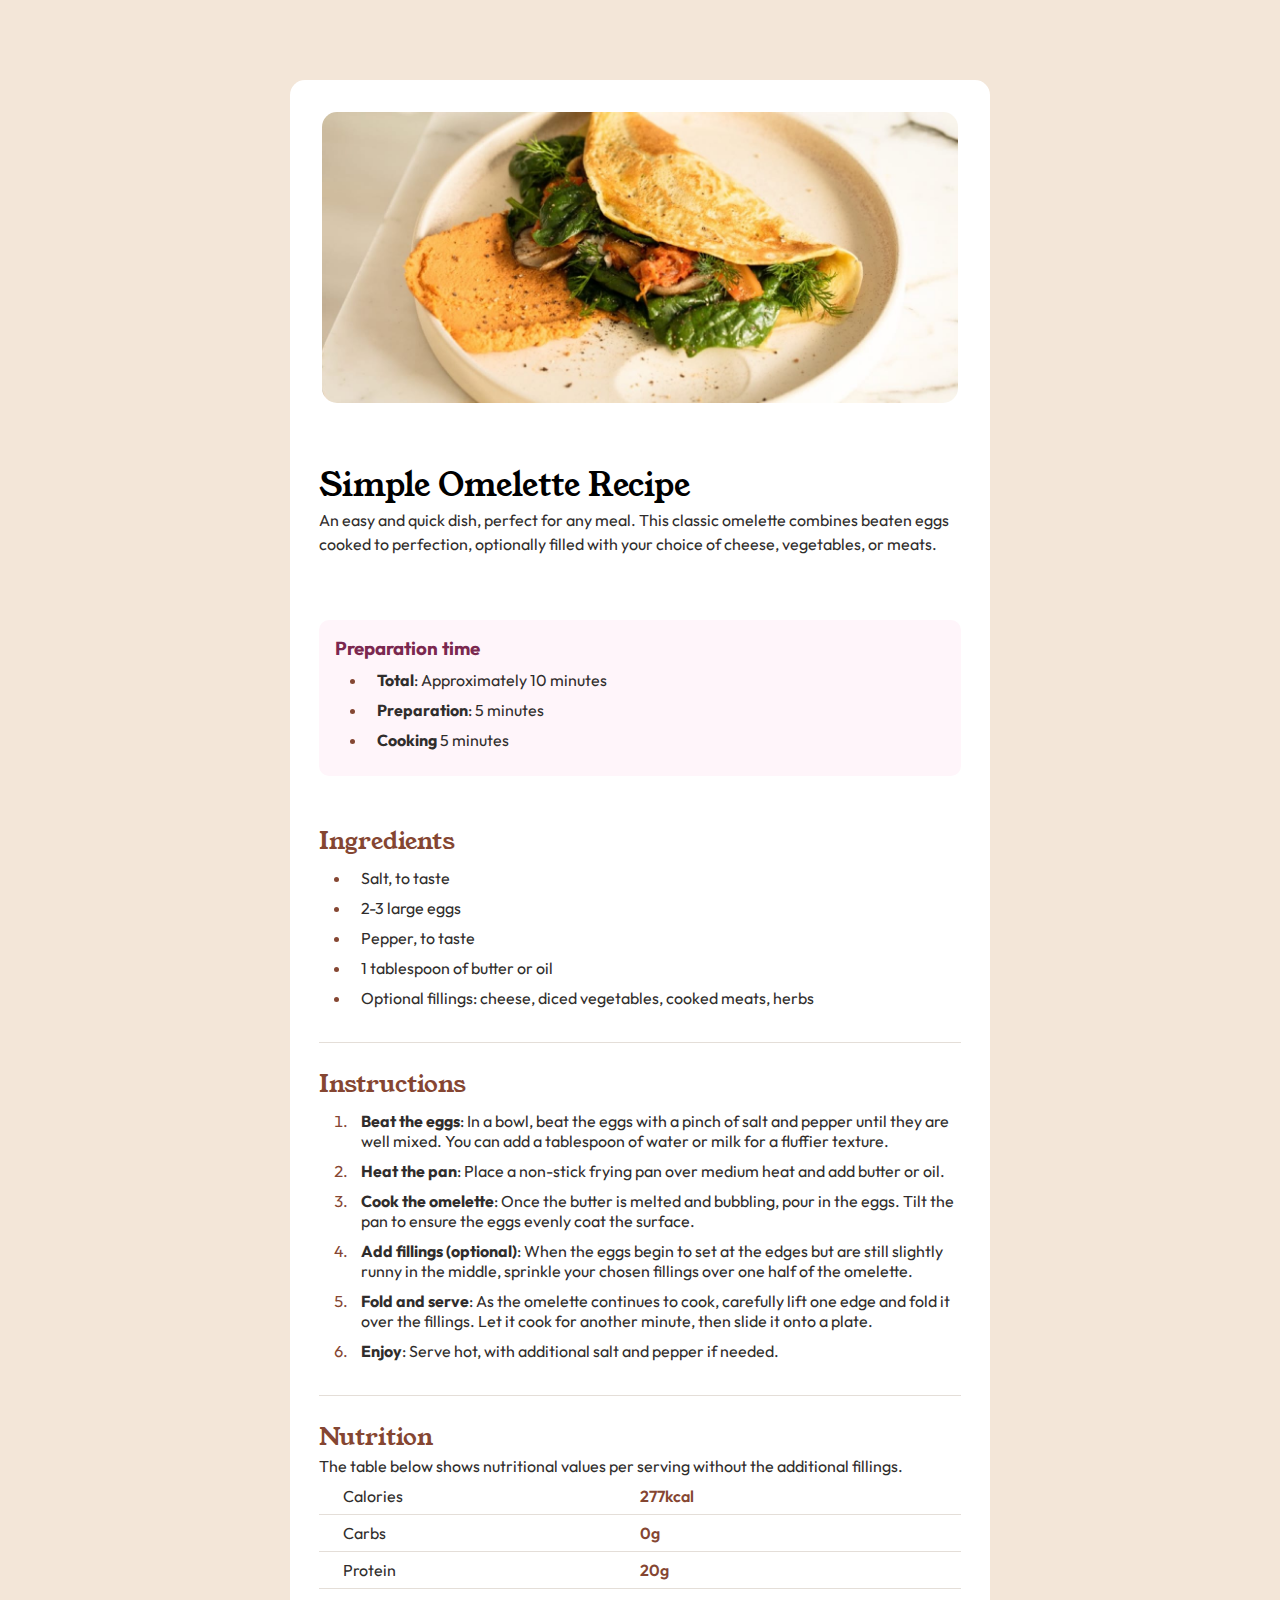
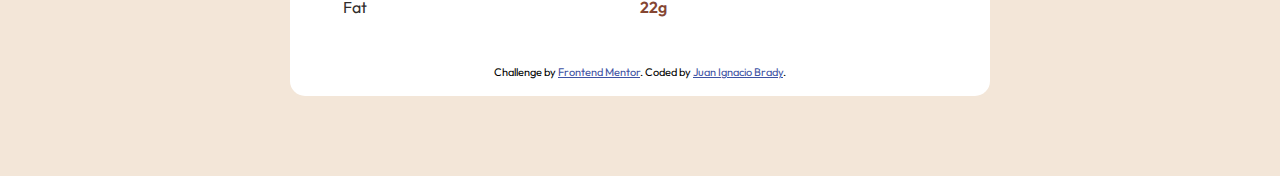
<file: index.html>
<!DOCTYPE html>
<html lang="es">
<head>
  <meta charset="UTF-8">
  <meta name="viewport" content="width=device-width, initial-scale=1.0"> <!-- displays site properly based on user's device -->
  <link rel="stylesheet" href="./style.css">
  <link rel="icon" type="image/png" sizes="32x32" href="./assets/images/favicon-32x32.png">
  <link rel="preconnect" href="https://fonts.googleapis.com">
<link rel="preconnect" href="https://fonts.gstatic.com" crossorigin>
<link href="https://fonts.googleapis.com/css2?family=Outfit:wght@100..900&family=Young+Serif&display=swap" rel="stylesheet">
  <title>Frontend Mentor | Recipe page</title>

  <!-- Feel free to remove these styles or customise in your own stylesheet 👍 -->
</head>
<body>
  <main class="container">
    <div class="img">
      <img src="./assets/images/image-omelette.jpeg" alt="">
    </div>
    <div>
      <h1>Simple Omelette Recipe</h1>

      <p>An easy and quick dish, perfect for any meal. This classic omelette combines beaten eggs cooked 
        to perfection, optionally filled with your choice of cheese, vegetables, or meats.</p>
    </div>
    <div>
      <section class="preparation">
        <h3>Preparation time</h3>
        <ul>
            <li><b>Total</b>: Approximately 10 minutes</li>
            <li><b>Preparation</b>: 5 minutes</li>
            <li><b>Cooking</b> 5 minutes</li>
        </ul>
      </section>
    </div>
    <div>
      <section class="ingredients">
        <h2>Ingredients</h2>
        <ul>
          <li>Salt, to taste</li>
          <li>2-3 large eggs</li>
          <li>Pepper, to taste</li>
          <li>1 tablespoon of butter or oil</li>
          <li>Optional fillings: cheese, diced vegetables, cooked meats, herbs</li>
        </ul>
      </section>
    </div>
    <div class="instructions">
      <section >
        <h2>Instructions</h2>
        <ol>
          <li><b>Beat the eggs</b>: In a bowl, beat the eggs with a pinch of salt and pepper until they are well mixed. 
          You can add a tablespoon of water or milk for a fluffier texture.</li>

          <li><b>Heat the pan</b>: Place a non-stick frying pan over medium heat and add butter or oil.</li>

          <li><b>Cook the omelette</b>: Once the butter is melted and bubbling, pour in the eggs. Tilt the pan to ensure 
          the eggs evenly coat the surface.</li>

          <li><b>Add fillings (optional)</b>: When the eggs begin to set at the edges but are still slightly runny in the 
          middle, sprinkle your chosen fillings over one half of the omelette.</li>

          <li><b>Fold and serve</b>: As the omelette continues to cook, carefully lift one edge and fold it over the 
          fillings. Let it cook for another minute, then slide it onto a plate.</li>
          
          <li><b>Enjoy</b>: Serve hot, with additional salt and pepper if needed.</li>
        </ol>
      </section>
    </div>
    <div>
      <section class="nutrition">
        <h2>Nutrition</h2>

        <p>The table below shows nutritional values per serving without the additional fillings.</p>
        <ul class="ul-nutritional">
          <li class="nutritional">Calories<span>277kcal</span></li>
          <li class="nutritional">Carbs<span>0g</span></li>
          <li class="nutritional">Protein<span>20g</span></li>
          <li class="nutritional">Fat<span>22g</span></li>
        </ul>  
      </section>
    </div>
      <div class="attribution">
      Challenge by <a href="https://www.frontendmentor.io?ref=challenge" target="_blank">Frontend Mentor</a>. 
      Coded by <a href="#">Juan Ignacio Brady</a>.
    </div>
  </main>
</body>
</html>
</file>
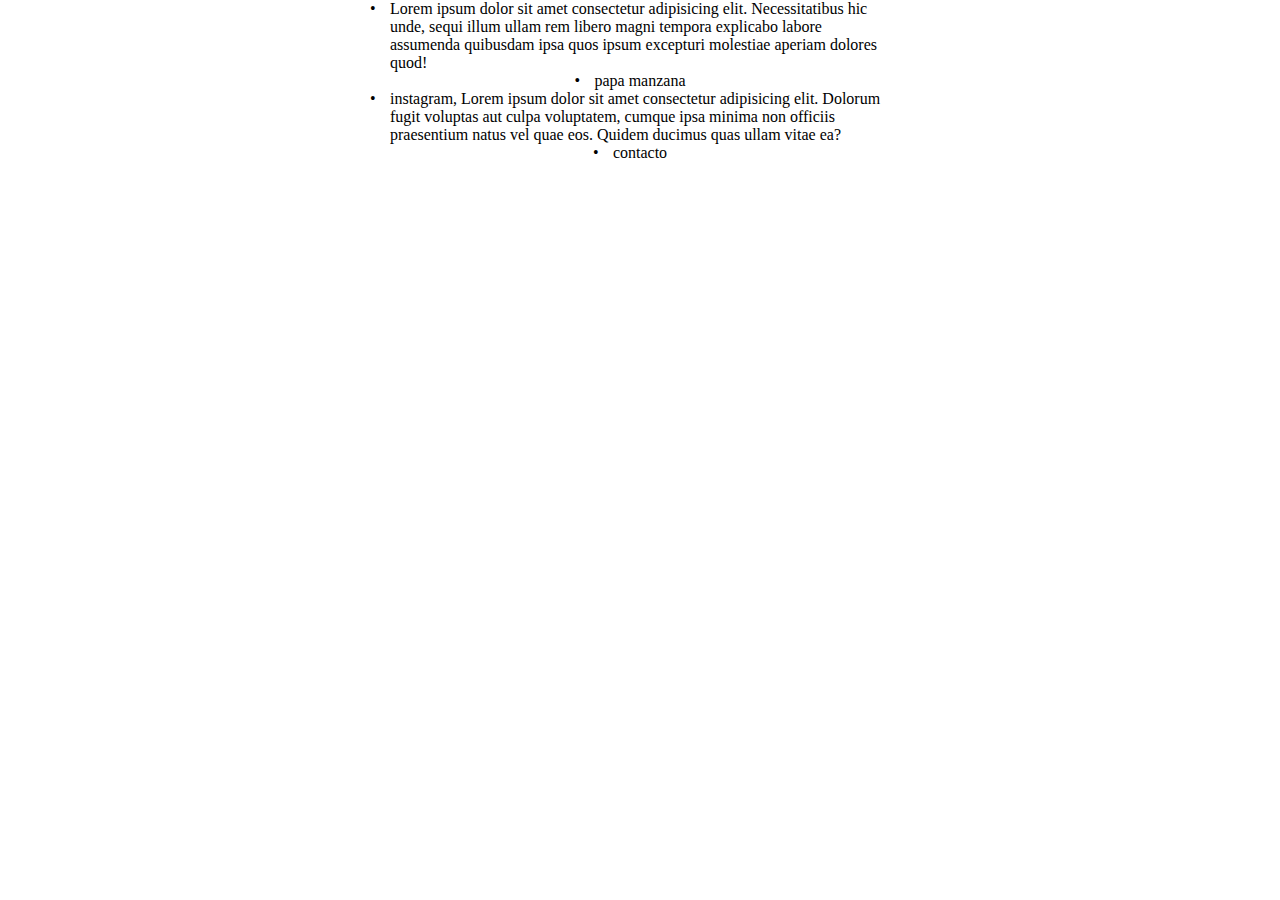
<file: pruebas/index.html>
<!DOCTYPE html>
<html lang="en">
<head>
    <meta charset="UTF-8">
    <meta name="viewport" content="width=device-width, initial-scale=1.0">
    <link rel="stylesheet" href="style.css">
    <title>Document</title>
</head>
<body>
    <div>
        <ul>
            <li>Lorem ipsum dolor sit amet consectetur adipisicing elit. Necessitatibus hic unde, sequi illum ullam rem libero magni tempora explicabo labore assumenda quibusdam ipsa quos ipsum excepturi molestiae aperiam dolores quod!</li>
            <li>papa manzana</li>
            <li>instagram, Lorem ipsum dolor sit amet consectetur adipisicing elit. Dolorum fugit voluptas aut culpa voluptatem, cumque ipsa minima non officiis praesentium natus vel quae eos. Quidem ducimus quas ullam vitae ea?</li>
            <li>contacto</li>
        </ul>
    </div>
</body>
</html>
</file>
<file: style.css>
.attribution { font-size: 11px; text-align: center; }
.attribution a { color: hsl(228, 45%, 44%); }

:root{
    --Nutmeg: hsl(14, 45%, 36%);
    --Raspberry: hsl(332, 51%, 32%);
    --White: hsl(0, 0%, 100%);
    --RoseWhite: hsl(330, 100%, 98%);
    --Eggshell: hsl(30, 54%, 90%);
    --LightGrey: hsl(30, 18%, 87%);
    --WengeBrown: hsl(30, 10%, 34%);
    --DarkCharcoal: hsl(24, 5%, 18%);
}

*{
    box-sizing: border-box;
    margin: 0;
    padding: 0;
}
/* font-family: "Young Serif", serif; */

/* font-family: "Outfit", sans-serif; */
body{
    font-family: "Outfit", sans-serif;
    font-weight: 400;
}
img{
    width: 100%;
}
p{
    color: var(--DarkCharcoal);
    font-size: 1em;
    font-weight: 400;
    line-height: 1.5rem;
}
.container div:not(:first-child){
    margin: 0 1.8em;
    padding: 1.5em 0;
}
h1,h2{
    font-family: "Young Serif", serif;
    font-weight: 400;
}
h2{
    color: var(--Nutmeg);
}
h3{
    color: var(--Raspberry);
}

.preparation{
    border-radius: 10px;
    margin-top: 1em;
    padding: 1em;
    background-color: var(--RoseWhite);
}  
li::marker{
    color: var(--Nutmeg);
}
li{
    margin:10px 0;
    padding-left: 10px;
    margin-left: 2em;
    color: var(--DarkCharcoal);
}
b{
    color: var(--DarkCharcoal);
}
hr{
    display: none;
}
.instructions{
    border-top: 1px solid var(--LightGrey);
    border-bottom: 1px solid var(--LightGrey);
}
.ul-nuntritional{
    width: 100%;
}
.nutritional{
    display: grid;
    grid-template-columns: 1fr 1fr;
    justify-content: space-around;
    margin: 0px;
    padding: 0.5rem 1.5rem;
    border-bottom: 0.5px solid var(--LightGrey);
}
.nutritional:last-child{
    border: none;
}
span{
    color: var(--Nutmeg);
    font-weight: 600;
}

@media (min-width:700px) {
    body{
        display: flex;
        align-items: center;
        justify-content: center;
        background-color: var(--Eggshell);
    }
    .img{
        margin: 2em;
    }
    img{
        border-radius: 15px;
    }
    .container{
        border-radius: 15px;
        margin: 5em;
        width: 700px;
        background-color: var(--White);
    }
    h1{
        font-weight: 400;
    }
}
</file>
<file: pruebas/style.css>
body, ul,li,div{
    padding: 0;
    margin: 0;
}
body{
    display: flex;
    justify-content: center;
}
div{
    display: flex;
    width: 500px;
    height: 500px;
}
ul {
    display: flex;
    flex-direction: column;
    align-items: center;
    list-style: none;
    padding-left: 0;
}

ul li {
    position: relative;
}

ul li::before {
    content: '•'; /* Puedes usar otro símbolo si lo deseas */
    position: absolute;
    left: -20px; /* Ajusta esta propiedad según el tamaño de tu marcador */
}
</file>
